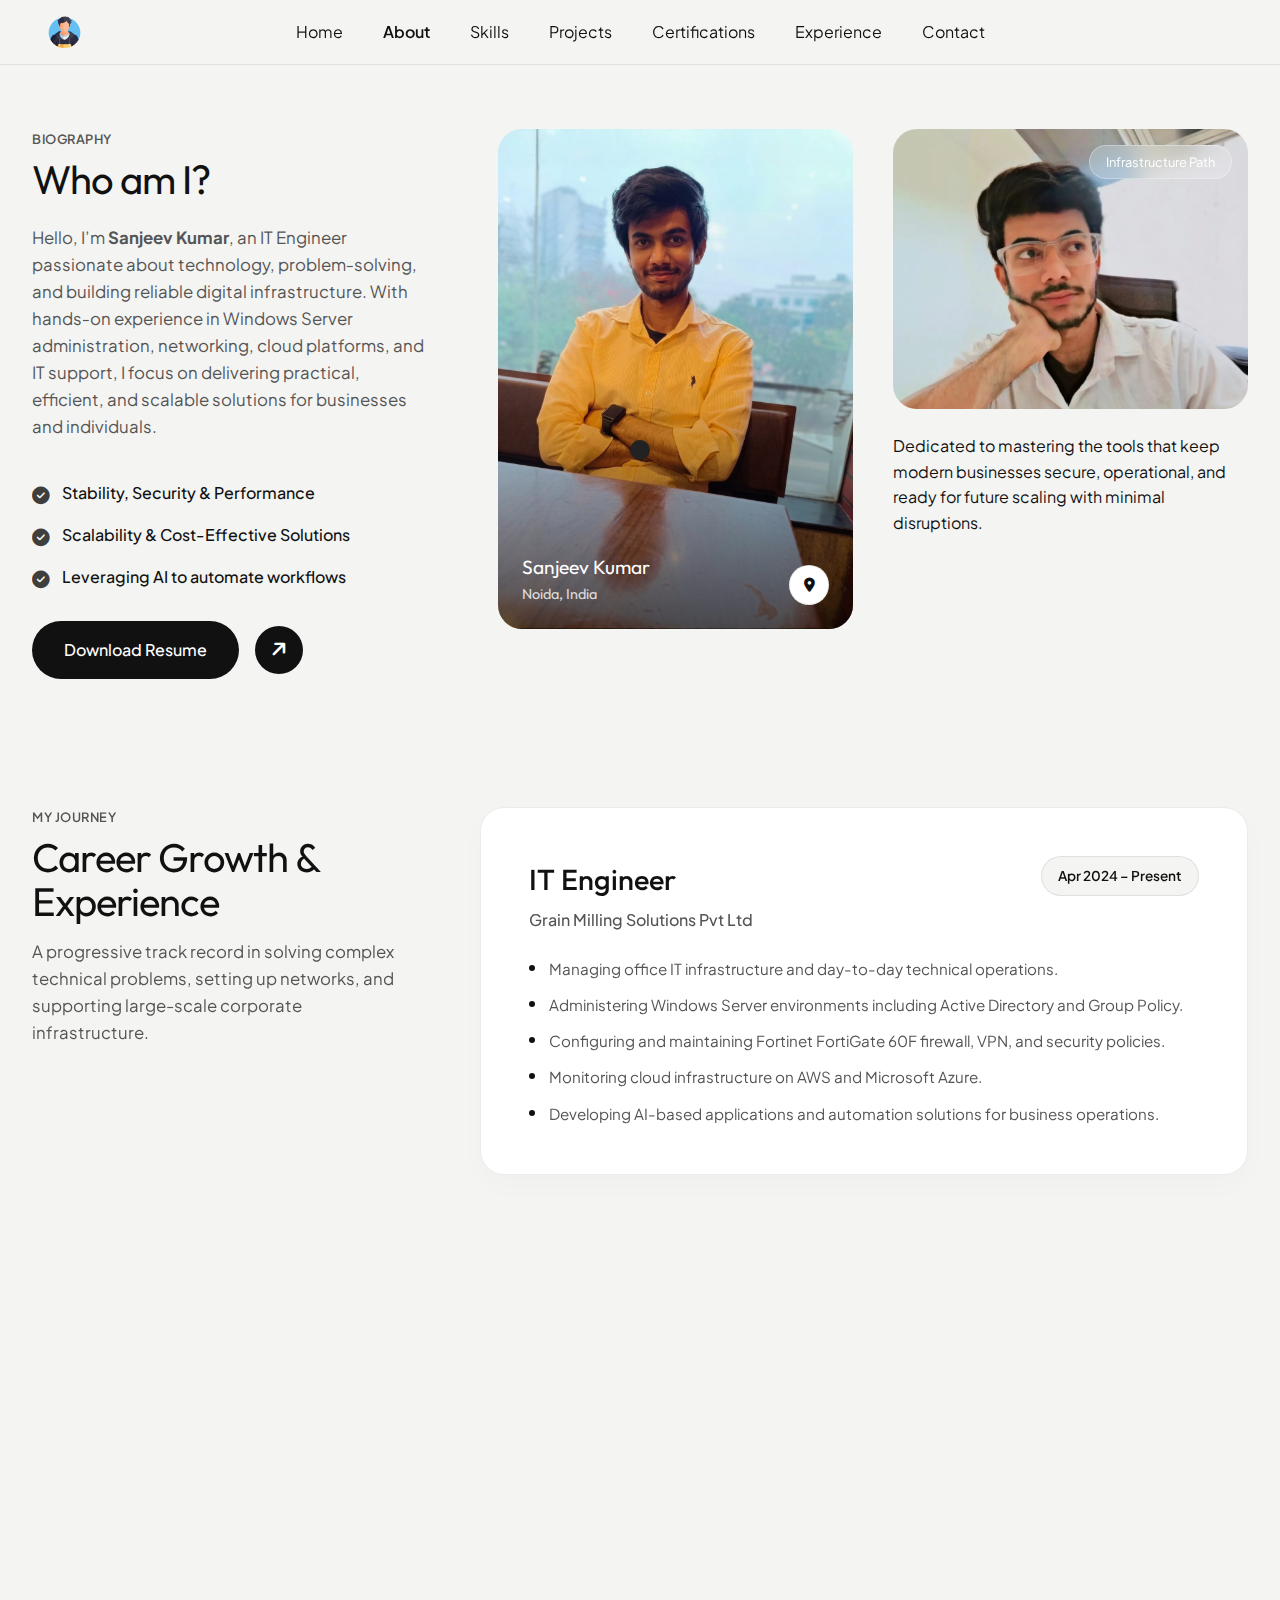
<file: about.html>
<!DOCTYPE html>
<html lang="en">
<head>
  <meta charset="UTF-8" />
  <meta name="viewport" content="width=device-width, initial-scale=1.0, maximum-scale=1.0, user-scalable=no" />

  <script async src="https://www.googletagmanager.com/gtag/js?id=G-YEH8LE17NF"></script>
  <script>
    window.dataLayer = window.dataLayer || [];
    function gtag(){dataLayer.push(arguments);}
    gtag('js', new Date());
    gtag('config', 'G-YEH8LE17NF');
  </script>

  <title>About | Sanjeev Kumar - IT Engineer</title>
  <meta name="title" content="About | Sanjeev Kumar - IT Engineer">
  <meta name="description" content="Professional profile of Sanjeev Kumar, an IT Engineer based in Noida specializing in IT infrastructure, Windows Server administration, and web development." />
  <meta name="theme-color" content="#f4f4f2" />
  
  <link rel="canonical" href="https://isanjiiv.github.io/about.html" />

  <meta property="og:type" content="profile" />
  <meta property="og:url" content="https://isanjiiv.github.io/about.html" />
  <meta property="og:title" content="About | Sanjeev Kumar - IT Engineer" />
  <meta property="og:description" content="Professional profile of Sanjeev Kumar, an IT Engineer based in Noida specializing in IT infrastructure, Windows Server administration, and web development." />
  <meta property="og:image" content="https://isanjiiv.github.io/assets/images/sanjeev-kumar-noida.png" />

  <meta property="twitter:card" content="summary_large_image" />
  <meta property="twitter:url" content="https://isanjiiv.github.io/about.html" />
  <meta property="twitter:title" content="About | Sanjeev Kumar - IT Engineer" />
  <meta property="twitter:description" content="Professional profile of Sanjeev Kumar, an IT Engineer based in Noida specializing in IT infrastructure, Windows Server administration, and web development." />
  <meta property="twitter:image" content="https://isanjiiv.github.io/assets/images/sanjeev-kumar-noida.png" />

  <script type="application/ld+json">
  {
    "@context": "https://schema.org",
    "@type": "Person",
    "name": "Sanjeev Kumar",
    "jobTitle": "IT Engineer",
    "url": "https://isanjiiv.github.io/",
    "image": [
      "https://isanjiiv.github.io/assets/images/sanjeev-kumar-noida.png",
      "https://isanjiiv.github.io/assets/images/sanjeev-kumar-it-workspace.png",
      "https://isanjiiv.github.io/assets/images/sanjeev-kumar-network-admin.png"
    ],
    "address": {
      "@type": "PostalAddress",
      "addressLocality": "Noida",
      "addressCountry": "IN"
    },
    "sameAs": [
      "https://www.linkedin.com/in/isanjiiv/",
      "https://github.com/isanjiiv",
      "https://x.com/isanjiiv",
      "https://www.instagram.com/isanjiiv/",
      "https://www.youtube.com/@isanjiiv/"
    ]
  }
  </script>

  <link rel="icon" type="image/x-icon" href="/assets/images/favicon.ico">
  <link rel="preconnect" href="https://fonts.googleapis.com">
  <link rel="preconnect" href="https://fonts.gstatic.com" crossorigin>
  <link href="https://fonts.googleapis.com/css2?family=Outfit:wght@300;400;500;600&family=Plus+Jakarta+Sans:wght@300;400;500;600&display=swap" rel="stylesheet">
  <link rel="stylesheet" href="https://cdnjs.cloudflare.com/ajax/libs/font-awesome/6.5.0/css/all.min.css">

  <style>
  /* --- CUSTOM BLACK DOT CURSOR --- */
/* 1. Hide default cursor on large screens */
@media (min-width: 1200px) and (pointer: fine) {
    body, a, button, input, textarea, select { cursor: none; }
}

/* 2. Base state (hidden on mobile) */
#blend-cursor { display: none; }

/* 3. Desktop styling & Hover effect */
@media (min-width: 1200px) {
    #blend-cursor { 
        position: fixed; top: 0; left: 0; width: 20px; height: 20px; border-radius: 50%; 
        background-color: #222222; pointer-events: none; z-index: 99999; 
        transform: translate(-50%, -50%); transition: width 0.2s, height 0.2s, background-color 0.2s; display: block; 
    }
    #blend-cursor.hovering { 
        width: 45px; height: 45px; background-color: rgba(34, 34, 34, 0.1); border: 1px solid rgba(34, 34, 34, 0.3); 
    }
}
    /* --- 1. VARIABLES & THEME --- */
    :root {
      --font-heading: 'Outfit', sans-serif;
      --font-body: 'Plus Jakarta Sans', sans-serif;
      
      --bg: #f4f4f2; 
      --bg-alt: #ffffff;
      --text-main: #111111;
      --text-muted: #555555;
      --border-color: rgba(0, 0, 0, 0.08);
      
      --radius-sm: 12px;
      --radius-md: 24px; 
      --radius-lg: 32px;
      --radius-xl: 40px;
      
      --container: 1500px; 
      --transition: all 0.4s cubic-bezier(0.25, 0.8, 0.25, 1);
    }

    /* --- 2. GLOBAL RESET & BASE (Mobile First) --- */
    * { box-sizing: border-box; margin: 0; padding: 0; }
    html { scroll-behavior: smooth; }

    body {
      font-family: var(--font-body); background-color: var(--bg); color: var(--text-main); 
      line-height: 1.6; font-size: 16px; overflow-x: hidden; width: 100%;
    }
    body.no-scroll { overflow: hidden; }
    
    a { text-decoration: none; color: inherit; transition: var(--transition); cursor: pointer; }
    img { max-width: 100%; height: auto; display: block; }
    h1, h2, h3, h4 { font-family: var(--font-heading); color: var(--text-main); font-weight: 400; }
    ul { list-style: none; }
    
    .container { width: 100%; max-width: var(--container); margin-inline: auto; padding-inline: clamp(1.5rem, 5vw, 3rem); }
    
    /* --- 3. REUSABLE COMPONENTS (Mobile First) --- */
    .btn-group { display: flex; flex-direction: column; gap: 16px; align-items: center; width: 100%; }
    
    .btn-pill {
      display: inline-flex; align-items: center; justify-content: center; padding: 16px 32px; 
      background-color: var(--text-main); color: #fff; font-family: var(--font-body); 
      font-weight: 500; font-size: 1rem; border-radius: 50px; border: none; cursor: pointer; transition: var(--transition); 
      text-align: center; width: 100%;
    }
    .btn-pill:hover { background-color: #333; transform: scale(1.02); }
    
    .btn-circle {
      display: inline-flex; align-items: center; justify-content: center; width: 48px; height: 48px;
      background-color: var(--text-main); color: #fff; border-radius: 50%; border: none;
      cursor: pointer; transition: var(--transition); font-size: 1.2rem; flex-shrink: 0;
    }
    .btn-circle:hover { background-color: #333; transform: scale(1.05); }

    .btn-circle.light { background-color: #fff; color: var(--text-main); border: 1px solid var(--border-color); }
    .btn-circle.light:hover { background-color: #f0f0f0; border-color: var(--border-color); }

    .tag-label {
      font-size: 0.8rem; text-transform: uppercase; letter-spacing: 0.5px; 
      font-weight: 600; color: var(--text-muted); margin-bottom: 0.5rem; display: block;
    }

    .modern-list { margin-top: 1rem; margin-bottom: 2rem; display: flex; flex-direction: column; gap: 1rem; text-align: left; }
    .modern-list li {
      position: relative; padding-left: 30px; font-size: 1rem; color: var(--text-main); font-weight: 500;
    }
    .modern-list li::before {
      content: '\f058'; font-family: 'Font Awesome 6 Free'; font-weight: 900;
      position: absolute; left: 0; top: 2px; color: var(--text-main); font-size: 1.1rem; opacity: 0.8;
    }

   /* --- 4. HEADER --- */
header {
  position: sticky;
  top: 0;
  width: 100%;
  z-index: 9999;
  background: rgba(244,244,242,0.9);
  backdrop-filter: blur(12px);
  border-bottom: 1px solid var(--border-color);
}

.header-inner {
  display: flex;
  justify-content: space-between;
  align-items: center;
  padding: 1rem clamp(1.5rem, 5vw, 3rem);
  max-width: var(--container);
  margin: 0 auto;
}
    .brand { flex: 1; display: flex; align-items: center; position: relative; z-index: 1001; }
    .brand img { height: 32px; width: 33px; }
    
    .nav-menu { display: none; } 
    .header-right { flex: 1; display: flex; justify-content: flex-end; align-items: center; }
    
    .hamburger {
        display: block; background: none; border: none; font-size: 1.5rem; 
        color: var(--text-main); cursor: pointer; z-index: 1001; padding: 5px;
    }

    .mobile-menu {
        position: fixed; top: 0; left: 0; width: 100%; height: 100vh;
        background-color: var(--bg); z-index: 999; display: flex;
        flex-direction: column; justify-content: center; align-items: center; gap: 2rem;
        transform: translateY(-100%); transition: transform 0.4s cubic-bezier(0.25, 0.8, 0.25, 1);
        opacity: 0; pointer-events: none;
    }
    .mobile-menu.open { transform: translateY(0); opacity: 1; pointer-events: auto; }
    .mobile-menu a {
        font-size: 1.8rem; font-family: var(--font-heading); font-weight: 500;
        color: var(--text-main); transition: color 0.3s;
    }
    .mobile-menu a:hover, .mobile-menu a.active { color: var(--text-muted); }

    /* --- 5. HERO SECTION --- */
    .hero-wrapper { padding: 0 1rem; margin-bottom: 4rem; }
    .hero-card {
      position: relative; width: 100%; height: auto; min-height: 80vh;
      border-radius: var(--radius-xl); overflow: hidden; display: flex;
      flex-direction: column; justify-content: flex-end; padding: clamp(2rem, 5vw, 4rem) 1.5rem;
    }
    .hero-bg { position: absolute; top: 0; left: 0; width: 100%; height: 100%; object-fit: cover; z-index: 1; }
    .hero-overlay {
      position: absolute; top: 0; left: 0; width: 100%; height: 100%; 
      background: linear-gradient(to bottom, rgba(0,0,0,0.2) 0%, rgba(0,0,0,0.8) 100%); z-index: 2;
    }
    
    .hero-content {
      position: relative; z-index: 3; display: flex; flex-direction: column; justify-content: center;
      align-items: flex-start; width: 100%; padding-bottom: 9rem;
    }
    .hero-title {
  font-size: 3.5rem; 
  line-height: 1.1; 
  font-weight: 300;
  color: #ffffff; 
  max-width: 600px; 
  letter-spacing: -1px;
}
    .hero-desc {
      color: rgba(255,255,255,0.9); max-width: 100%; font-size: 1.05rem;
      line-height: 1.6; font-weight: 400; text-align: left; margin-top: 1.5rem; margin-bottom: 1rem;
    }

    .hero-bottom-bar {
      position: absolute; bottom: 1.5rem; left: 1.5rem; right: 1.5rem; z-index: 3;
      display: flex; flex-direction: column; justify-content: space-between; align-items: flex-start; gap: 1.5rem;
      border-top: 1px solid rgba(255,255,255,0.2); padding-top: 1.5rem;
    }
    .hero-stats { color: #fff; font-size: 0.95rem; display: flex; align-items: center; gap: 1rem; flex-wrap: wrap;}
    .hero-icons { 
      display: flex; gap: 10px; color: rgba(255,255,255,0.7); font-size: 1.1rem;
      background: rgba(255,255,255,0.1); backdrop-filter: blur(10px); padding: 8px 16px; border-radius: 50px; border: 1px solid rgba(255,255,255,0.2);
    }
    
    .hero-tags { display: flex; gap: 0.5rem; flex-wrap: wrap; margin-top: 10px;}
    .hero-tag { 
      border: 1px solid rgba(255,255,255,0.3); color: #fff; padding: 8px 16px; 
      border-radius: 50px; backdrop-filter: blur(8px); font-size: 0.8rem; 
      display: flex; align-items: center; gap: 8px; font-weight: 500; white-space: nowrap;
    }

    /* --- 6. EXPLORE / ABOUT GRID --- */
    .explore-section { padding: 4rem 0; }
    .grid-3-col { display: flex; flex-direction: column; gap: 3rem; text-align: center; }
    
    .explore-text-col { display: flex; flex-direction: column; justify-content: center; align-items: center; padding-right: 0; }
    .explore-title { font-size: clamp(2rem, 6vw, 2.5rem); line-height: 1.1; margin-bottom: 1.5rem; letter-spacing: -1px; }
    .explore-desc { color: var(--text-muted); font-size: 1.05rem; margin-bottom: 1.5rem; line-height: 1.6; }

    .card-vertical { position: relative; border-radius: var(--radius-md); overflow: hidden; height: 400px; width: 100%; }
    .card-vertical img { width: 100%; height: 100%; object-fit: cover; }
    .card-vertical::after { content: ''; position: absolute; inset: 0; background: linear-gradient(to top, rgba(0,0,0,0.6) 0%, transparent 50%); }
    .card-vertical-content { position: absolute; bottom: 0; left: 0; width: 100%; padding: 1.5rem; z-index: 2; display: flex; justify-content: space-between; align-items: flex-end; }
    .card-vertical h3 { color: #fff; font-size: 1.2rem; font-weight: 400; max-width: 200px; line-height: 1.3; text-align: left;}

    .card-horizontal-wrapper { display: flex; flex-direction: column; gap: 1.5rem; width: 100%; }
    .card-horizontal { position: relative; border-radius: var(--radius-md); overflow: hidden; height: 280px; width: 100%; }
    .card-horizontal img { width: 100%; height: 100%; object-fit: cover; position: absolute; top:0; left:0; }
    .floating-tag { position: absolute; top: 1rem; right: 1rem; background: rgba(255,255,255,0.2); backdrop-filter: blur(10px); color: #fff; padding: 6px 16px; border-radius: 50px; font-size: 0.8rem; border: 1px solid rgba(255,255,255,0.3); z-index: 10; }
    .card-horizontal-text { color: var(--text-main); font-size: 1rem; line-height: 1.6; }

    /* --- 7. EXPERIENCE SECTION --- */
    .experience-section { padding: 4rem 0; }
    .experience-grid { display: flex; flex-direction: column; gap: 2.5rem; }
    .experience-sticky { position: relative; text-align: center; margin-bottom: 1rem; }
    
    .exp-card {
      background: var(--bg-alt); padding: clamp(1.5rem, 5vw, 3rem); border-radius: var(--radius-md);
      border: 1px solid var(--border-color); margin-bottom: 1.5rem;
      box-shadow: 0 10px 30px rgba(0,0,0,0.02); transition: var(--transition);
    }
    .exp-card:hover { transform: translateY(-3px); box-shadow: 0 15px 40px rgba(0,0,0,0.05); }
    
    .exp-header { display: flex; flex-direction: column; gap: 1rem; margin-bottom: 1.5rem; }
    .exp-title-area h3 { font-size: clamp(1.3rem, 4vw, 1.8rem); font-weight: 500; color: var(--text-main); margin-bottom: 5px; }
    .exp-title-area p { color: var(--text-muted); font-size: 1rem; font-weight: 500; }
    .exp-date { align-self: flex-start; background: var(--bg); padding: 8px 16px; border-radius: 50px; font-size: 0.85rem; font-weight: 600; color: var(--text-main); border: 1px solid var(--border-color); }
    
    .exp-bullets { list-style: none; display: flex; flex-direction: column; gap: 12px; }
    .exp-bullets li { position: relative; padding-left: 20px; color: var(--text-muted); font-size: 0.95rem; line-height: 1.6; }
    .exp-bullets li::before { content: ''; position: absolute; left: 0; top: 8px; width: 6px; height: 6px; border-radius: 50%; background: var(--text-main); }


    /* --- 8. EXPERTISE / PROJECTS SECTION --- */
    .expertise-section { padding: 4rem 0; }
    .section-header-split { display: flex; flex-direction: column; align-items: flex-start; gap: 1.5rem; margin-bottom: 3rem;}
    .section-header-split h2 { font-size: clamp(2rem, 6vw, 3.5rem); line-height: 1.1; letter-spacing: -1px; }
    
    .expertise-grid { display: flex; flex-direction: column; gap: 1.5rem; }
    
    .skill-card {
      position: relative; border-radius: var(--radius-md); overflow: hidden; height: 350px; width: 100%;
      display: flex; flex-direction: column; justify-content: space-between; padding: 1.5rem; transition: var(--transition);
    }
    .skill-card img { position: absolute; top: 0; left: 0; width: 100%; height: 100%; object-fit: cover; z-index: 1; transition: transform 0.6s ease; }
    .skill-card:hover img { transform: scale(1.05); }
    .skill-card::after { content: ''; position: absolute; inset: 0; background: linear-gradient(to top, rgba(0,0,0,0.85) 0%, rgba(0,0,0,0.1) 70%); z-index: 2; }
    
    .skill-card-top { position: relative; z-index: 3; display: flex; justify-content: flex-end; }
    .skill-card-bottom { position: relative; z-index: 3; display: flex; flex-direction: column; gap: 4px; padding-bottom: 0.5rem;}
    
    .skill-card-bottom h3 { color: #fff; font-size: 1.4rem; font-family: var(--font-body); font-weight: 500;}
    .skill-card-bottom p { color: rgba(255,255,255,0.8); font-size: 0.85rem; }

    /* --- 9. NEW CONTACT SECTION --- */
    .contact-wrapper { padding: 4rem 0; }
    
    .contact-header { 
      text-align: center; 
      margin-bottom: clamp(2rem, 5vw, 3.5rem); 
      display: flex; 
      flex-direction: column; 
      align-items: center; 
      width: 100%;
    }
    .contact-header h2 { 
      font-size: clamp(2.2rem, 5vw, 3rem); 
      margin-bottom: 0.5rem; 
      font-weight: 700; 
      letter-spacing: -1px; 
      color: var(--text-main); 
    }
    .contact-header h2 span { font-weight: 300; color: var(--text-muted); }
    .contact-header p { 
      color: var(--text-muted); 
      font-size: 1.05rem; 
      max-width: 600px;
    }

    .contact-layout { display: flex; flex-direction: column; gap: 2rem; }
    
    .contact-image-container { position: relative; border-radius: var(--radius-md); overflow: hidden; min-height: 250px; }
    .contact-image-container img { width: 100%; height: auto; object-fit: cover; position: static; display: block; }
    
    .contact-form-container {
      background: var(--bg-alt); border-radius: var(--radius-md); padding: clamp(1.5rem, 5vw, 3rem);
      box-shadow: 0 10px 40px rgba(0,0,0,0.04); border: 1px solid var(--border-color);
      display: flex; flex-direction: column; justify-content: center;
    }
    .new-contact-form { display: flex; flex-direction: column; gap: 1.5rem; }
    .new-contact-form .form-row { display: flex; flex-direction: column; gap: 1.5rem; }
    .new-contact-form .form-group { display: flex; flex-direction: column; flex: 1; gap: 8px; }
    .new-contact-form label { font-size: 0.75rem; font-weight: 700; color: var(--text-muted); text-transform: uppercase; letter-spacing: 0.5px; }
    .new-contact-form input, .new-contact-form textarea {
      width: 100%; padding: 14px 16px; border: 1px solid rgba(0,0,0,0.1); background: #ffffff; border-radius: 12px;
      font-family: var(--font-body); font-size: 1rem; color: var(--text-main); outline: none; transition: var(--transition);
    }
    .new-contact-form input::placeholder, .new-contact-form textarea::placeholder { color: #adb5bd; }
    .new-contact-form input:focus, .new-contact-form textarea:focus { border-color: var(--text-main); box-shadow: 0 0 0 1px var(--text-main); }
    
    .btn-submit-pill {
      background: #0f172a; color: #fff; border: none; padding: 16px 32px; border-radius: 50px;
      font-family: var(--font-body); font-weight: 500; font-size: 1rem; cursor: pointer; 
      width: 100%; justify-content: center; margin-top: 5px; transition: var(--transition); display: inline-flex; align-items: center; gap: 10px;
    }
    .btn-submit-pill:hover { background: #000; transform: translateY(-2px); box-shadow: 0 10px 20px rgba(0,0,0,0.1); }
    
    /* Animations */
    .fade-up { opacity: 0; transform: translateY(40px); transition: opacity 0.8s ease-out, transform 0.8s ease-out; }
    .fade-up.visible { opacity: 1; transform: translateY(0); }


    /* ========================================= */
    /* RESPONSIVE BREAKPOINTS (Progressive)      */
    /* ========================================= */

    /* Tablets */
    @media (min-width: 600px) {
      .btn-group { flex-direction: row; width: auto; justify-content: center; }
      .btn-pill { width: auto; }
      .btn-submit-pill { width: auto; align-self: flex-start; justify-content: flex-start; }
      .new-contact-form .form-row { flex-direction: row; }
      .section-header-split { flex-direction: row; justify-content: space-between; align-items: flex-end; }
    }

    /* Small Desktop / Large Tablet */
    @media (min-width: 900px) {
      .hamburger { display: none; }
      .nav-menu { display: flex; flex: 2; justify-content: center; gap: 2.5rem; }
      /* Contact Section Fixes (Desktop Only) */
      .contact-header { align-items: center; text-align: center; }
      .contact-header p { margin: 0 auto; text-align: center; }
      .contact-form-container { padding: 3rem; justify-content: flex-start; }
      .new-contact-form .btn-submit-pill { width: max-content; align-self: flex-start; }
      
      .hero-card { padding: 6rem 4rem 4rem 4rem; height: auto; min-height: auto; }
      .hero-content { flex-direction: row; justify-content: space-between; align-items: flex-end; padding-bottom: 6rem;}
      .hero-desc { text-align: right; margin-top: 0; margin-bottom: 1rem; max-width: 320px; }
      .hero-bottom-bar { flex-direction: row; align-items: center; left: 4rem; right: 4rem; bottom: 2rem;}
      .hero-tags { margin-top: 0; gap: 1rem; }
      .hero-tag { padding: 10px 24px; font-size: 0.85rem;}

      .grid-3-col { display: grid; grid-template-columns: 1.2fr 1fr 1fr; gap: 2.5rem; text-align: left; }
      .explore-text-col { align-items: flex-start; padding-right: 1.5rem; }
      .card-vertical { height: 500px; }
      
      .experience-grid { display: grid; grid-template-columns: 1fr 2fr; align-items: start; gap: 4rem; }
      .experience-sticky { position: sticky; top: 120px; text-align: left; margin-bottom: 0;}
      .exp-header { flex-direction: row; justify-content: space-between; align-items: flex-start; }
      
      .expertise-grid { display: grid; grid-template-columns: repeat(3, 1fr); gap: 1.5rem; }
      .skill-card { height: 420px; }

      .contact-layout { 
        display: grid; 
        grid-template-columns: 0.8fr 1.2fr; 
        align-items: stretch; 
        max-width: 1300px; 
        margin: 0 auto; 
        gap: 4rem; 
      }
      .contact-image-container { 
        min-height: 400px; 
        max-width: 100%; 
      }
      .contact-image-container img { 
        position: absolute; 
        top: 0; 
        left: 0; 
        width: 100%; 
        height: 100%; 
        object-fit: cover; 
      }
    }

    /* Large Desktop */
    @media (min-width: 1200px) {
      .container { padding-inline: 2rem; }
    }
    
    /* --- MOBILE CONTACT SECTION FIX --- */
    @media (max-width: 899px) {
      .contact-wrapper { padding: 3rem 0; }
      
      .contact-header {
        align-items: center !important;
        text-align: center !important;
      }
      .contact-header h2, 
      .contact-header p {
        text-align: center !important;
        width: 100%;
        margin-left: auto;
        margin-right: auto;
      }

      .contact-layout { 
        display: flex !important; 
        flex-direction: column !important; 
        gap: 3.5rem !important; 
        padding: 0 1.5rem;
      }

      .contact-image-container {
        height: auto !important;
        min-height: unset !important;
        position: relative !important;
        display: flex !important;
        justify-content: center !important;
        width: 100%;
      }
      .contact-image-container img {
        position: relative !important;
        width: 100% !important;
        max-width: 320px !important; 
        height: auto !important;
        object-fit: contain !important; 
        border-radius: var(--radius-md) !important;
      }
      
      .contact-form-container { padding: 2rem 1.5rem; }
      .new-contact-form .form-row { flex-direction: column; gap: 1.5rem; }
      .btn-submit-pill { width: 100%; justify-content: center; }
    }

    /* --- BACK TO TOP BUTTON --- */
    .back-to-top { 
        position: fixed; 
        bottom: 20px; 
        right: 20px; 
        width: 48px; 
        height: 48px; 
        border-radius: 50%; 
        background: var(--text-main); 
        color: #fff; 
        border: none; 
        font-size: 1.2rem; 
        opacity: 0; 
        visibility: hidden; 
        transform: translateY(20px); 
        transition: var(--transition); 
        z-index: 1000; 
        box-shadow: 0 5px 15px rgba(0,0,0,0.2); 
        cursor: pointer; 
    }
    .back-to-top.show { 
        opacity: 1; 
        visibility: visible; 
        transform: translateY(0); 
    }
  </style>
</head>

<body>

  <header>
  <div class="header-inner">
    <a href="index.html" class="brand" aria-label="Sanjeev Kumar Homepage">
      <img src="https://isanjiiv.github.io/assets/images/favicon.png" alt="Sanjiiv Logo">
    </a>

    <nav class="nav-menu">
      <a href="index.html">Home</a>
      <a href="about.html" class="active" style="font-weight: 600;">About</a>
      <a href="index.html#skills">Skills</a>
      <a href="index.html#projects">Projects</a>
      <a href="index.html#certs">Certifications</a>
      <a href="index.html#experience">Experience</a>
      <a href="#about-contact">Contact</a>
    </nav>
    
    <div class="header-right">
        <button class="hamburger" id="hamburger" aria-label="Toggle Navigation">
            <i class="fa-solid fa-bars"></i>
        </button>
    </div>
    </div>
</header>

  <div class="mobile-menu" id="mobileMenu">
    <a href="index.html">Home</a>
    <a href="about.html" class="active">About</a>
    <a href="index.html#skills">Skills</a>
    <a href="index.html#projects">Projects</a>
    <a href="index.html#certs">Certifications</a>
    <a href="index.html#experience">Experience</a>
    <a href="#about-contact">Contact</a>
  </div>

  <main class="container">
    
    <section class="explore-section">
      <div class="grid-3-col">
        
        <div class="explore-text-col fade-up">
          <span class="tag-label">Biography</span>
          <h2 class="explore-title">Who am I?</h2>
          <p class="explore-desc">Hello, I’m <strong>Sanjeev Kumar</strong>, an IT Engineer passionate about technology, problem‑solving, and building reliable digital infrastructure. With hands‑on experience in Windows Server administration, networking, cloud platforms, and IT support, I focus on delivering practical, efficient, and scalable solutions for businesses and individuals.</p>
          
          <ul class="modern-list">
            <li>Stability, Security & Performance</li>
            <li>Scalability & Cost‑Effective Solutions</li>
            <li>Leveraging AI to automate workflows</li>
          </ul>

          <div class="btn-group">
            <a href="https://isanjiiv.github.io/assets/docs/Resume.pdf" class="btn-pill" download>Download Resume</a>
            <a href="#about-contact" class="btn-circle"><i class="fa-solid fa-arrow-right" style="transform: rotate(-45deg);"></i></a>
          </div>
        </div>

        <div class="card-vertical fade-up" style="transition-delay: 0.2s;">
          <img src="https://isanjiiv.github.io/assets/images/sanjeev-kumar-noida.png" alt="Portrait of Sanjeev Kumar, IT Professional located in Noida">
          <div class="card-vertical-content">
            <h3>Sanjeev Kumar <br><span style="font-size: 0.9rem; opacity: 0.8;">Noida, India</span></h3>
            <button class="btn-circle light" style="width: 40px; height: 40px; font-size: 0.9rem;"><i class="fa-solid fa-location-dot"></i></button>
          </div>
        </div>

        <div class="card-horizontal-wrapper fade-up" style="transition-delay: 0.4s;">
          <div class="card-horizontal">
            <div class="floating-tag">Infrastructure Path</div>
            <img src="https://isanjiiv.github.io/assets/images/sanjeev-it-engineer.png" alt="Fortinet SD-WAN Network Architecture setup by Sanjeev Kumar">
          </div>
          <p class="card-horizontal-text">Dedicated to mastering the tools that keep modern businesses secure, operational, and ready for future scaling with minimal disruptions.</p>
        </div>

      </div>
    </section>

    <section class="experience-section">
      <div class="experience-grid">
        
        <div class="experience-sticky fade-up">
          <span class="tag-label">My Journey</span>
          <h2 class="explore-title" style="margin-bottom: 1rem;">Career Growth & Experience</h2>
          <p class="explore-desc">A progressive track record in solving complex technical problems, setting up networks, and supporting large-scale corporate infrastructure.</p>
        </div>

        <div class="experience-cards">
          
          <div class="exp-card fade-up" style="transition-delay: 0.2s;">
            <div class="exp-header">
              <div class="exp-title-area">
                <h3>IT Engineer</h3>
                <p>Grain Milling Solutions Pvt Ltd</p>
              </div>
              <div class="exp-date">Apr 2024 – Present</div>
            </div>
            <ul class="exp-bullets">
              <li>Managing office IT infrastructure and day-to-day technical operations.</li>
              <li>Administering Windows Server environments including Active Directory and Group Policy.</li>
              <li>Configuring and maintaining Fortinet FortiGate 60F firewall, VPN, and security policies.</li>
              <li>Monitoring cloud infrastructure on AWS and Microsoft Azure.</li>
              <li>Developing AI-based applications and automation solutions for business operations.</li>
            </ul>
          </div>

          <div class="exp-card fade-up" style="transition-delay: 0.3s;">
            <div class="exp-header">
              <div class="exp-title-area">
                <h3>Desktop Support Engineer</h3>
                <p>Grain Milling Solutions Pvt Ltd</p>
              </div>
              <div class="exp-date">Dec 2023 – Mar 2024</div>
            </div>
            <ul class="exp-bullets">
              <li>Provided technical support for desktops, laptops, printers, and office IT infrastructure.</li>
              <li>Troubleshot network connectivity issues, system errors, and software problems.</li>
              <li>Supported factory and office users with remote troubleshooting and technical guidance.</li>
              <li>Maintained system performance and ensured smooth daily IT operations.</li>
            </ul>
          </div>
        </div>
      </div>
    </section>
    
    <section class="expertise-section">
      <div class="section-header-split fade-up">
        <div>
          <span class="tag-label">Featured Projects</span>
          <h2>Explore my core technical solutions</h2>
        </div>
        <div class="btn-group">
          <a href="index.html#projects" class="btn-pill">See All Projects</a>
          <a href="index.html#projects" class="btn-circle"><i class="fa-solid fa-arrow-right" style="transform: rotate(-45deg);"></i></a>
        </div>
      </div>

      <div class="expertise-grid">
        
        <div class="skill-card fade-up">
          <img src="https://isanjiiv.github.io/assets/images/windows-Server-2022.png" alt="Windows Server 2022 and Enterprise Active Directory Configuration" loading="lazy">
          <div class="skill-card-top">
            <a href="index.html#project-1" class="btn-circle light" style="width: 35px; height: 35px; font-size: 0.8rem;"><i class="fa-solid fa-arrow-right" style="transform: rotate(-45deg);"></i></a>
          </div>
          <div class="skill-card-bottom">
            <h3>Enterprise AD & GPO</h3>
            <p>Windows Server 2022 • Active Directory • Acronis</p>
          </div>
        </div>

        <div class="skill-card fade-up" style="transition-delay: 0.2s;">
          <img src="https://isanjiiv.github.io/assets/images/lovable.png" alt="Lovable AI Cost Sheet Builder Application Interface" loading="lazy">
          <div class="skill-card-top">
            <a href="index.html#project-3" class="btn-circle light" style="width: 35px; height: 35px; font-size: 0.8rem;"><i class="fa-solid fa-arrow-right" style="transform: rotate(-45deg);"></i></a>
          </div>
          <div class="skill-card-bottom">
            <h3>AI Cost Sheet Builder</h3>
            <p>Lovable AI • No-Code • Automated Workflows</p>
          </div>
        </div>
        
        <div class="skill-card fade-up" style="transition-delay: 0.2s;">
          <img src="https://isanjiiv.github.io/assets/images/wordpress-banner.png" alt="Grain Milling Solutions WordPress Website Redesign Project" loading="lazy">
          <div class="skill-card-top">
            <a href="index.html#project-4" class="btn-circle light" style="width: 35px; height: 35px; font-size: 0.8rem;"><i class="fa-solid fa-arrow-right" style="transform: rotate(-45deg);"></i></a>
          </div>
         <div class="skill-card-bottom">
            <h3>Website Redesign</h3>
            <p>WordPress • In-House Management • HTML/CSS</p>
          </div>
        </div>

      </div>
    </section>

    <section class="explore-section">
      <div class="grid-3-col">
        
        <div class="explore-text-col fade-up">
          <span class="tag-label">My Approach</span>
          <h2 class="explore-title">Philosophy & Vision</h2>
          <p class="explore-desc">Technology changes every day, and I enjoy learning new things. My vision is to become a highly skilled IT Infrastructure Specialist, build useful IT resources, and help organizations secure, scale, and thrive efficiently.</p>
          
          <ul class="modern-list">
            <li>Honesty, Hard Work & Continuous Learning</li>
            <li>Solving problems quickly while maintaining stability</li>
            <li>Ensuring robust data security and user support</li>
          </ul>
        </div>

        <div class="card-vertical fade-up" style="transition-delay: 0.2s;">
          <img src="https://isanjiiv.github.io/assets/images/sanjeev-kumar-it-workspace.png" alt="Sanjeev Kumar IT Infrastructure Specialist managing enterprise server logs and AD networks" title="Sanjeev Kumar IT Infrastructure Workspace" loading="lazy">
          <div class="card-vertical-content">
            <h3>Delivering Value <br><span style="font-size: 0.9rem; opacity: 0.8;">Long-term Solutions</span></h3>
          </div>
        </div>

        <div class="card-horizontal-wrapper fade-up" style="transition-delay: 0.4s;">
          <div class="card-horizontal">
            <img src="https://isanjiiv.github.io/assets/images/sanjeev-kumar-network-admin.png" alt="Sanjeev Kumar Network Administrator optimizing cloud infrastructure and AWS servers" title="Sanjeev Kumar Network Admin" loading="lazy">
          </div>
          <p class="card-horizontal-text">Organizations choose me for a security-focused mindset, professional communication, and reliable troubleshooting skills. My goal is always to make technology simple and reliable.</p>
        </div>

      </div>
    </section>

  </main>

  <section id="about-contact" class="contact-wrapper container">
    <div class="contact-header fade-up">
      <h2>Connect for your <span style="font-weight: 300; color: var(--text-muted);">next project</span></h2>
      <p>Whether you have a job opportunity, a project, or just want to say hi, my inbox is open</p>
    </div>

    <div class="contact-layout fade-up">
      
      <div class="contact-image-container">
        <img src="https://isanjiiv.github.io/assets/images/sanjeev-kumar-It-engineer.png" alt="Sanjeev Kumar IT Consultant ready to collaborate on network and server projects" loading="lazy">
      </div>
      
      <div class="contact-form-container">
        <form action="https://formspree.io/f/xzzabloy" method="POST" class="new-contact-form">
          <div class="form-row">
            <div class="form-group">
              <label>Full Name</label>
              <input type="text" name="name" placeholder="Enter your name" required>
            </div>
            <div class="form-group">
              <label>Email Address</label>
              <input type="email" name="email" placeholder="Enter your email" required>
            </div>
          </div>
          
          <div class="form-row">
            <div class="form-group">
              <label>Phone Number</label>
              <input type="tel" name="phone" placeholder="Phone number">
            </div>
            <div class="form-group">
              <label>Subject</label>
              <input type="text" name="subject" placeholder="Subject" required>
            </div>
          </div>
          
          <div class="form-group">
            <label>Your Message</label>
            <textarea name="message" rows="4" placeholder="Enter your comments here..." required></textarea>
          </div>
          
          <input type="hidden" name="_subject" value="New message from portfolio About page">
          <input type="hidden" name="_replyto" value="Sanjeev753304@gmail.com">
          
          <button type="submit" class="btn-submit-pill">
            Submit Now <i class="fa-solid fa-paper-plane"></i>
          </button>
        </form>
      </div>

    </div>
  </section>

  <footer class="footer-bottom fade-up container" style="display: flex; flex-direction: column; align-items: center; gap: 2rem; padding: 1rem 0 2rem;">
    <div style="display: flex; gap: 1rem; flex-wrap: wrap; justify-content: center;">
      <a href="https://www.linkedin.com/in/isanjiiv/" target="_blank" rel="noopener noreferrer" class="btn-circle light" aria-label="LinkedIn"><i class="fa-brands fa-linkedin-in"></i></a>
      <a href="https://github.com/isanjiiv" target="_blank" rel="noopener noreferrer" class="btn-circle light" aria-label="GitHub"><i class="fa-brands fa-github"></i></a>
      <a href="https://www.instagram.com/isanjiiv/" target="_blank" rel="noopener noreferrer" class="btn-circle light" aria-label="Instagram"><i class="fa-brands fa-instagram"></i></a>
      <a href="https://www.youtube.com/@isanjiiv/" target="_blank" rel="noopener noreferrer" class="btn-circle light" aria-label="YouTube"><i class="fa-brands fa-youtube"></i></a>
      <a href="https://x.com/isanjiiv" target="_blank" rel="noopener noreferrer" class="btn-circle light" aria-label="X (Twitter)"><i class="fa-brands fa-x-twitter"></i></a>
    </div>
    
    <p style="font-size: 0.9rem; color: var(--text-muted); margin-bottom: 0; text-align: center;">
      © <span id="year">2026</span>. Design By <a href="https://www.linkedin.com/in/isanjiiv/" target="_blank" rel="noopener noreferrer" style="color:var(--text-main); font-weight:600;">Sanjeev Kumar</a>. All rights reserved.
    </p>
  </footer>
<button id="backToTop" class="back-to-top" aria-label="Back to Top">
  <i class="fa-solid fa-arrow-up"></i>
</button>
  <script>
      // --- BACK TO TOP LOGIC ---
const backToTopBtn = document.getElementById('backToTop');
if (backToTopBtn) {
    window.addEventListener('scroll', () => {
        if (window.scrollY > 300) { 
            backToTopBtn.classList.add('show'); 
        } else { 
            backToTopBtn.classList.remove('show'); 
        }
    });
    
    backToTopBtn.addEventListener('click', () => {
        window.scrollTo({ top: 0, behavior: 'smooth' });
    });
}
    // Scroll Animations
    const observer = new IntersectionObserver((entries) => {
        entries.forEach(entry => {
            if (entry.isIntersecting) {
                entry.target.classList.add('visible'); 
            }
        });
    }, { threshold: 0.1 });

    document.querySelectorAll('.fade-up').forEach(el => {
        observer.observe(el);
    });

    document.getElementById("year").textContent = new Date().getFullYear();

    // Mobile Hamburger Menu Logic
    const hamburger = document.getElementById('hamburger');
    const mobileMenu = document.getElementById('mobileMenu');
    const body = document.body;

    hamburger.addEventListener('click', () => {
        const isOpen = mobileMenu.classList.contains('open');
        if (isOpen) {
            mobileMenu.classList.remove('open');
            hamburger.innerHTML = '<i class="fa-solid fa-bars"></i>';
            body.classList.remove('no-scroll');
        } else {
            mobileMenu.classList.add('open');
            hamburger.innerHTML = '<i class="fa-solid fa-xmark"></i>';
            body.classList.add('no-scroll');
        }
    });

    // Close mobile menu when a link is clicked
    document.querySelectorAll('.mobile-menu a').forEach(link => {
        link.addEventListener('click', () => {
            mobileMenu.classList.remove('open');
            hamburger.innerHTML = '<i class="fa-solid fa-bars"></i>';
            body.classList.remove('no-scroll');
        });
    });
    // CUSTOM BLACK DOT CURSOR LOGIC (Desktop Only)
if (window.matchMedia("(pointer: fine)").matches) {
    const blendCursor = document.createElement('div');
    blendCursor.id = 'blend-cursor';
    document.body.appendChild(blendCursor);

    let mouseX = window.innerWidth / 2;
    let mouseY = window.innerHeight / 2;
    let cursorX = mouseX;
    let cursorY = mouseY;

    function animateCursor() {
        cursorX += (mouseX - cursorX) * 0.2;
        cursorY += (mouseY - cursorY) * 0.2;
        blendCursor.style.left = cursorX + 'px';
        blendCursor.style.top = cursorY + 'px';
        requestAnimationFrame(animateCursor);
    }
    
    animateCursor();
    
    window.addEventListener('mousemove', (e) => {
        mouseX = e.clientX;
        mouseY = e.clientY;
    });

    document.addEventListener('mouseover', (e) => {
        // Triggers the larger circle effect when hovering over links and buttons
        if (e.target.closest('a, button, input, textarea, .btn-circle, .btn-pill')) {
            blendCursor.classList.add('hovering');
        }
    });

    document.addEventListener('mouseout', (e) => {
        if (e.target.closest('a, button, input, textarea, .btn-circle, .btn-pill')) {
            blendCursor.classList.remove('hovering');
        }
    });
}
  </script>
</body>
</html>
</file>
